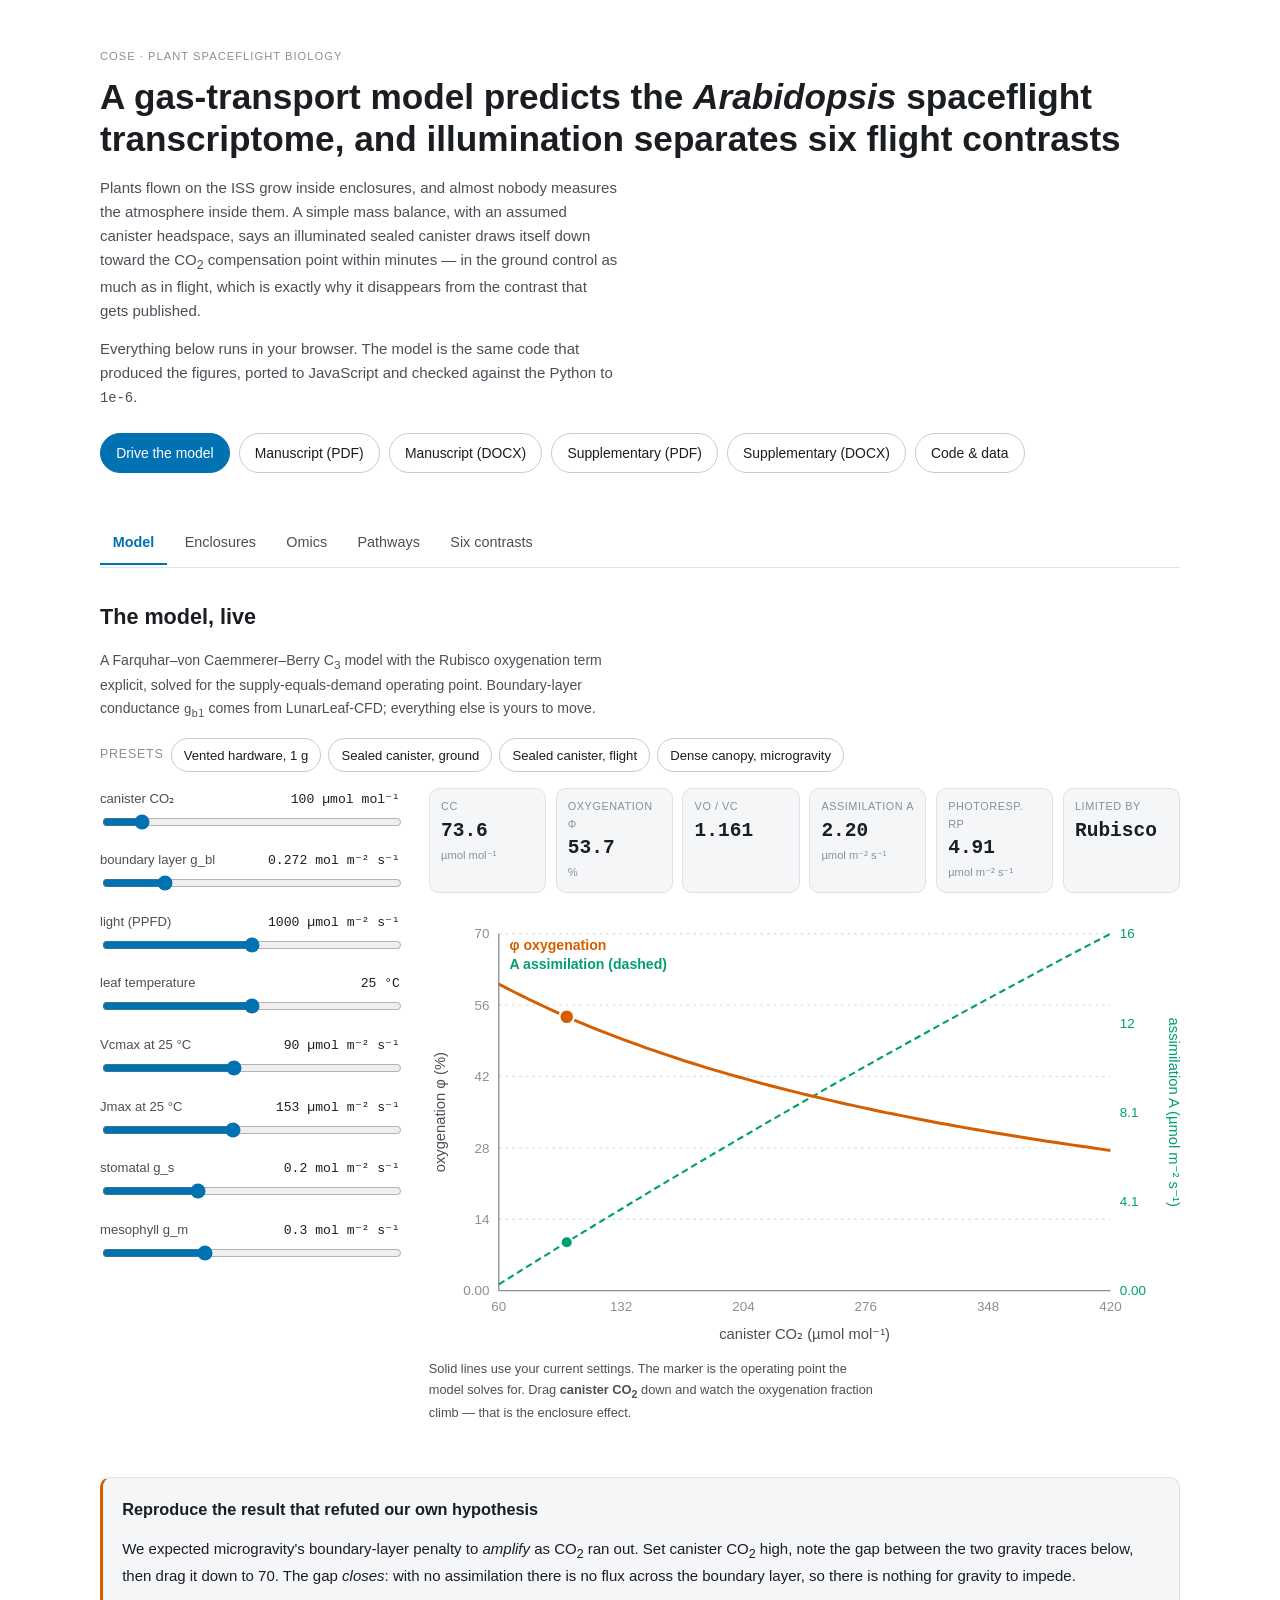
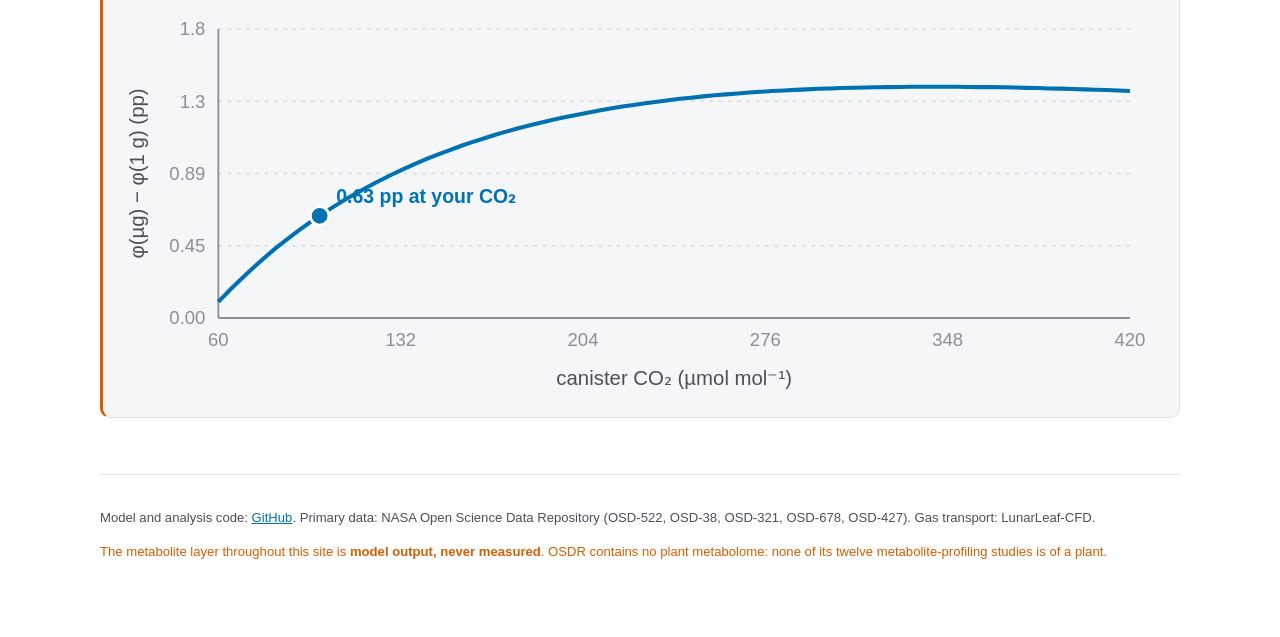
<file: docs/index.html>
<!DOCTYPE html>
<html lang="en">
<head>
<meta charset="utf-8">
<meta name="viewport" content="width=device-width, initial-scale=1">
<title>Gas transport predicts the spaceflight transcriptome — interactive model &amp; data</title>
<meta name="description" content="An interactive Farquhar–von Caemmerer–Berry model coupled to
spaceflight growth-hardware gas transport, with the OSDR omics that test it.">
<link rel="stylesheet" href="assets/site.css">
<link rel="stylesheet" href="https://dr-richard-barker.github.io/Plant_response_to_radiation/cose/cose-chrome.css">
<link rel="stylesheet" href="https://dr-richard-barker.github.io/Plant_response_to_radiation/cose/cose-map.css">
</head>
<body data-site-id="Photorespiration_multiomics_microgravity"
      data-cose-doc="off"
      data-brand-logo="https://dr-richard-barker.github.io/Plant_response_to_radiation/cose/cose-logo.png">

<header class="hero">
  <p class="eyebrow">CoSE · plant spaceflight biology</p>
  <h1>A gas-transport model predicts the <em>Arabidopsis</em> spaceflight
      transcriptome, and illumination separates six flight contrasts</h1>
  <p class="lede">
    Plants flown on the ISS grow inside enclosures, and almost nobody measures the atmosphere
    inside them. A simple mass balance, with an assumed canister headspace, says an
    illuminated sealed canister draws itself down toward the CO<sub>2</sub> compensation point
    within minutes — in the ground
    control as much as in flight, which is exactly why it disappears from the contrast that
    gets published.
  </p>
  <p class="lede">
    Everything below runs in your browser. The model is the same code that produced the
    figures, ported to JavaScript and checked against the Python to
    <span class="mono">1e-6</span>.
  </p>
  <div class="btns">
    <a class="btn primary" href="#model">Drive the model</a>
    <a class="btn" href="Photorespiration_multiomics_microgravity.pdf">Manuscript (PDF)</a>
    <a class="btn" href="Photorespiration_multiomics_microgravity.docx">Manuscript (DOCX)</a>
    <a class="btn" href="Photorespiration_multiomics_microgravity_SI.pdf">Supplementary (PDF)</a>
    <a class="btn" href="Photorespiration_multiomics_microgravity_SI.docx">Supplementary (DOCX)</a>
    <a class="btn" href="https://github.com/dr-richard-barker/Photorespiration_multiomics_microgravity">Code &amp; data</a>
  </div>
</header>

<nav class="tabs" id="tabs" role="tablist">
  <button role="tab" data-tab="model" class="on">Model</button>
  <button role="tab" data-tab="enclosure">Enclosures</button>
  <button role="tab" data-tab="omics">Omics</button>
  <button role="tab" data-tab="pathways">Pathways</button>
  <button role="tab" data-tab="ladder">Six contrasts</button>
</nav>

<!-- ────────────────────────────────────────────────────────── MODEL -->
<section id="model" class="panel on" role="tabpanel">
  <h2>The model, live</h2>
  <p class="note">
    A Farquhar–von Caemmerer–Berry C<sub>3</sub> model with the Rubisco oxygenation term
    explicit, solved for the supply-equals-demand operating point. Boundary-layer conductance
    <span class="mono">g<sub>bl</sub></span> comes from LunarLeaf-CFD; everything else is
    yours to move.
  </p>

  <div class="preset-row">
    <span class="preset-label">Presets</span>
    <button class="chip" data-preset="vented">Vented hardware, 1 g</button>
    <button class="chip" data-preset="sealed-ground">Sealed canister, ground</button>
    <button class="chip" data-preset="sealed-flight">Sealed canister, flight</button>
    <button class="chip" data-preset="canopy-ug">Dense canopy, microgravity</button>
  </div>

  <div class="split">
    <div class="controls" id="controls"></div>
    <div class="readouts">
      <div class="cards" id="readout"></div>
      <figure>
        <svg id="curve" viewBox="0 0 560 320" role="img"
             aria-label="Oxygenation fraction and assimilation against canister CO2"></svg>
        <figcaption>
          Solid lines use your current settings. The marker is the operating point the model
          solves for. Drag <strong>canister CO<sub>2</sub></strong> down and watch the
          oxygenation fraction climb — that is the enclosure effect.
        </figcaption>
      </figure>
    </div>
  </div>

  <div class="callout">
    <h3>Reproduce the result that refuted our own hypothesis</h3>
    <p>
      We expected microgravity's boundary-layer penalty to <em>amplify</em> as CO<sub>2</sub>
      ran out. Set canister CO<sub>2</sub> high, note the gap between the two gravity traces
      below, then drag it down to 70. The gap <em>closes</em>: with no assimilation there is
      no flux across the boundary layer, so there is nothing for gravity to impede.
    </p>
    <svg id="gap" viewBox="0 0 560 210" role="img"
         aria-label="Difference in oxygenation fraction between microgravity and 1 g"></svg>
  </div>
</section>

<!-- ──────────────────────────────────────────────────── ENCLOSURES -->
<section id="enclosure" class="panel" role="tabpanel">
  <h2>What each enclosure does to the air</h2>
  <p class="note">
    From LunarLeaf-CFD, a validated lattice-Boltzmann solver. All runs are in microgravity, so
    the differences here are hardware, not gravity.
  </p>
  <div class="preset-row">
    <span class="preset-label">Measured at</span>
    <button class="chip" data-encl="surface">the leaf surface</button>
    <button class="chip" data-encl="enclosure">the enclosure mean</button>
  </div>
  <figure>
    <svg id="encl" viewBox="0 0 620 320" role="img"
         aria-label="CO2 over time by hardware"></svg>
    <figcaption id="enclcap"></figcaption>
  </figure>
  <div id="retention" class="cards wide"></div>
  <p class="note">
    The seven-minute drawdown in a lit BRIC canister is a mass balance between photosynthetic
    uptake and enclosure volume, with an assumed 30 mL headspace; it comes from a
    zero-dimensional model in LunarLeaf-CFD, not from the lattice-Boltzmann runs above. It is therefore essentially gravity-independent — it happens
    in the ground control too, and cancels out of flight-versus-ground.
  </p>
</section>

<!-- ───────────────────────────────────────────────────────── OMICS -->
<section id="omics" class="panel" role="tabpanel">
  <h2>What OSD-522 measured</h2>
  <div class="preset-row">
    <span class="preset-label">Layer</span>
    <button class="chip on" data-layer="transcriptome">Transcriptome</button>
    <button class="chip" data-layer="proteome">Proteome</button>
    <span class="preset-label" style="margin-left:1rem">Highlight a gene set</span>
    <select id="setpick"></select>
    <input id="genesearch" type="search" placeholder="find a gene, e.g. AT1G11260" size="24">
  </div>
  <figure>
    <svg id="volcano" viewBox="0 0 620 400" role="img" aria-label="Volcano plot"></svg>
    <figcaption id="volcap"></figcaption>
  </figure>
  <p class="note">
    Non-significant points are subsampled so the page stays quick — but every member of every
    gene set and pathway is forced into the plot regardless of significance, so highlighting
    always shows the whole set. A feature can still be measured without being plottable: a
    volcano needs a y-value, and DESeq2's independent filtering leaves some transcripts with
    a fold change but no adjusted <em>p</em>. The caption says when that happens.
  </p>

  <h3>Gene-set response across the six flight contrasts</h3>
  <p class="note">
    Median shift against all other genes, per set, per study. Blue is down in flight, red is
    up, white is no change. <strong>Click any row to highlight that set in the volcano
    above.</strong> Hover a cell for n, shift and <em>p</em>.
  </p>
  <figure>
    <div class="chartscroll">
      <svg id="heatmap" viewBox="0 0 620 300" role="img"
           aria-label="Gene set by study heatmap of median shift"></svg>
    </div>
    <figcaption>
      Columns are grouped illuminated first, then dark, as in Figure 7d. Values come from
      <span class="mono">results/tables/T11_hardware_ladder.tsv</span>.
    </figcaption>
  </figure>

  <h3>Where the loci go: transcript &rarr; protein &rarr; pathway</h3>
  <div class="preset-row">
    <span class="preset-label">Show</span>
    <select id="sankeyN"></select>
    <label class="inline-check">
      <input id="sankeyBroad" type="checkbox"> include whole-ontology MapMan maps
    </label>
    <span class="note" style="margin:0">ribbon width = number of loci</span>
  </div>
  <figure>
    <div class="chartscroll">
      <svg id="sankey" viewBox="0 0 620 340" role="img"
           aria-label="Sankey of transcript bin to protein bin to pathway"></svg>
    </div>
    <figcaption id="sankeycap"></figcaption>
  </figure>
</section>

<!-- ────────────────────────────────────────────────────── PATHWAYS -->
<section id="pathways" class="panel" role="tabpanel">
  <h2>Pathway integration</h2>
  <p class="note">
    PaintOmics, organism <span class="mono">ath</span>, KEGG + MapMan, all three layers.
    Of 232 pathways, 32 reach combined <em>p</em> &lt; 0.05 — and glyoxylate and dicarboxylate
    metabolism, the photorespiration map, ranks <strong>214th of 232</strong>, in the bottom
    8 %, the least enriched of any pathway the model made a claim about.
  </p>
  <input id="pathfilter" type="search" placeholder="filter pathways…" size="30">
  <div class="tablewrap"><table id="pathtable"></table></div>
  <h3>Metabolite hubs</h3>
  <p class="note">
    The least circular result available: the compounds are predicted, but the differentially
    expressed genes counted around them are measured.
  </p>
  <div class="tablewrap"><table id="hubtable"></table></div>
</section>

<!-- ───────────────────────────────────────────────────────── LADDER -->
<section id="ladder" class="panel" role="tabpanel">
  <h2>Six contrasts from five studies, and the axis that separates them</h2>
  <p class="note">
    The model predicted an ordering across enclosure types. Illumination separated the six
    contrasts completely on starvation over photosynthesis, though not on every contrast; the
    enclosure gradient did not hold. Both are shown.
  </p>
  <div class="preset-row">
    <span class="preset-label">Contrast</span>
    <span id="ladderpick"></span>
  </div>
  <figure>
    <div class="chartscroll">
      <svg id="ladderfig" viewBox="0 0 620 300" role="img"
           aria-label="Set-vs-set separation by study"></svg>
    </div>
    <figcaption id="laddercap"></figcaption>
  </figure>
  <h3>Which studies, and which were left out</h3>
  <div class="tablewrap"><table id="studytable"></table></div>
</section>

<footer>
  <p>
    Model and analysis code:
    <a href="https://github.com/dr-richard-barker/Photorespiration_multiomics_microgravity">GitHub</a>.
    Primary data: NASA Open Science Data Repository (OSD-522, OSD-38, OSD-321, OSD-678,
    OSD-427). Gas transport: LunarLeaf-CFD.
  </p>
  <p class="warn">
    The metabolite layer throughout this site is <strong>model output, never measured</strong>.
    OSDR contains no plant metabolome: none of its twelve metabolite-profiling studies is of a plant.
  </p>
</footer>

<script type="module" src="app/app.js"></script>
<script src="https://dr-richard-barker.github.io/Plant_response_to_radiation/cose/sites.js"></script>
<script src="https://dr-richard-barker.github.io/Plant_response_to_radiation/cose/theme.js"></script>
  <script defer src="https://visitor-analytics.astrobotany.workers.dev/a.js"></script>
</body>
</html>
</file>
<file: docs/assets/site.css>
/* Palette matches scripts/figures/style.py (Okabe-Ito), so the site and the figures read as
   one piece of work. Tokens are named the way the shared CoSE kit expects, so cose-map.css
   can retint them for light and dark without this file knowing about it. */
:root {
  --bg: #ffffff;
  --bg-2: #f5f6f8;
  --panel: #ffffff;
  --ink: #1a1d21;
  --ink-soft: #4a5058;
  --ink-faint: #8a8f98;
  --line: #dfe2e6;
  --edge: #c8ccd2;
  --accent: #0072b2;
  --vermilion: #d55e00;
  --orange: #e69f00;
  --green: #009e73;
  --sky: #56b4e9;
  --purple: #cc79a7;
  --radius: 10px;
  --maxw: 1080px;
}

@media (prefers-color-scheme: dark) {
  :root {
    --bg: #14171a; --bg-2: #1b1f23; --panel: #1b1f23;
    --ink: #e8eaed; --ink-soft: #b6bcc4; --ink-faint: #868d96;
    --line: #2c3238; --edge: #3a424a;
  }
}

* { box-sizing: border-box; }

body {
  margin: 0;
  padding: 0 1.25rem 4rem;
  background: var(--bg);
  color: var(--ink);
  font: 15px/1.6 -apple-system, BlinkMacSystemFont, "Segoe UI", Helvetica, Arial, sans-serif;
  -webkit-font-smoothing: antialiased;
}

.hero, .panel, nav.tabs, footer { max-width: var(--maxw); margin: 0 auto; }

.hero { padding: 3rem 0 1.5rem; }
.eyebrow {
  text-transform: uppercase; letter-spacing: .09em; font-size: .7rem;
  color: var(--ink-faint); margin: 0 0 .6rem;
}
h1 { font-size: clamp(1.5rem, 3.4vw, 2.2rem); line-height: 1.2; margin: 0 0 1rem; }
h2 { font-size: 1.35rem; margin: 0 0 .5rem; }
h3 { font-size: 1.02rem; margin: 1.8rem 0 .4rem; }
.lede { color: var(--ink-soft); max-width: 62ch; margin: 0 0 .9rem; }
.note { color: var(--ink-soft); font-size: .88rem; max-width: 68ch; }
.mono { font-family: ui-monospace, SFMono-Regular, Menlo, monospace; font-size: .92em; }

.btns { display: flex; flex-wrap: wrap; gap: .55rem; margin-top: 1.4rem; }
.btn {
  display: inline-block; padding: .5rem .95rem; border-radius: 999px;
  border: 1px solid var(--edge); color: var(--ink); text-decoration: none; font-size: .87rem;
}
.btn:hover { border-color: var(--accent); color: var(--accent); }
.btn.primary { background: var(--accent); border-color: var(--accent); color: #fff; }
.btn.primary:hover { filter: brightness(1.1); color: #fff; }

nav.tabs {
  display: flex; gap: .3rem; flex-wrap: wrap;
  border-bottom: 1px solid var(--line); margin: 1.6rem auto .4rem; padding-bottom: .1rem;
}
nav.tabs button {
  background: none; border: 0; border-bottom: 2px solid transparent;
  padding: .55rem .8rem; font: inherit; font-size: .9rem;
  color: var(--ink-soft); cursor: pointer;
}
nav.tabs button:hover { color: var(--ink); }
nav.tabs button.on { color: var(--accent); border-bottom-color: var(--accent); font-weight: 600; }

.panel { display: none; padding: 1.6rem 0 0; }
.panel.on { display: block; }

.preset-row { display: flex; align-items: center; gap: .45rem; flex-wrap: wrap; margin: 1rem 0; }
.preset-label { font-size: .78rem; color: var(--ink-faint); text-transform: uppercase;
                letter-spacing: .06em; }
.chip {
  border: 1px solid var(--edge); background: var(--panel); color: var(--ink);
  border-radius: 999px; padding: .32rem .75rem; font: inherit; font-size: .82rem;
  cursor: pointer;
}
.chip:hover { border-color: var(--accent); }
.chip.on { background: var(--accent); border-color: var(--accent); color: #fff; }

select, input[type=search] {
  border: 1px solid var(--edge); background: var(--panel); color: var(--ink);
  border-radius: 7px; padding: .34rem .55rem; font: inherit; font-size: .85rem;
}

.split { display: grid; grid-template-columns: minmax(230px, 300px) 1fr; gap: 1.8rem; }
@media (max-width: 820px) { .split { grid-template-columns: 1fr; } }

.controls label { display: block; margin: 0 0 .85rem; font-size: .82rem; }
.controls .row { display: flex; justify-content: space-between; align-items: baseline; }
.controls .name { color: var(--ink-soft); }
.controls .val { font-family: ui-monospace, SFMono-Regular, Menlo, monospace;
                 font-size: .82rem; color: var(--ink); }
.controls input[type=range] { width: 100%; margin-top: .25rem; accent-color: var(--accent); }

.cards { display: grid; grid-template-columns: repeat(auto-fit, minmax(112px, 1fr)); gap: .6rem; }
.cards.wide { grid-template-columns: repeat(auto-fit, minmax(150px, 1fr)); margin-top: 1.2rem; }
.card {
  background: var(--bg-2); border: 1px solid var(--line); border-radius: var(--radius);
  padding: .6rem .7rem;
}
.card .k { font-size: .68rem; text-transform: uppercase; letter-spacing: .05em;
           color: var(--ink-faint); }
.card .v { font-size: 1.22rem; font-weight: 650;
           font-family: ui-monospace, SFMono-Regular, Menlo, monospace; }
.card .u { font-size: .7rem; color: var(--ink-faint); }

figure { margin: 1.4rem 0; }
figcaption { font-size: .8rem; color: var(--ink-soft); margin-top: .5rem; max-width: 64ch; }
svg { width: 100%; height: auto; overflow: visible; }

.callout {
  margin: 2rem 0 0; padding: 1.1rem 1.2rem;
  background: var(--bg-2); border: 1px solid var(--line);
  border-left: 3px solid var(--vermilion); border-radius: var(--radius);
}
.callout h3 { margin-top: 0; }

.tablewrap { overflow-x: auto; margin: .8rem 0 1.4rem; }
table { border-collapse: collapse; width: 100%; font-size: .82rem; }
th, td { text-align: left; padding: .38rem .6rem; border-bottom: 1px solid var(--line);
         vertical-align: top; }
th { color: var(--ink-faint); font-weight: 600; font-size: .72rem;
     text-transform: uppercase; letter-spacing: .04em; cursor: pointer; white-space: nowrap; }
th:hover { color: var(--accent); }
td.num { font-family: ui-monospace, SFMono-Regular, Menlo, monospace; text-align: right;
         white-space: nowrap; }
tr.excluded td { color: var(--ink-faint); }
.tag { display: inline-block; padding: .05rem .4rem; border-radius: 4px; font-size: .72rem;
       font-weight: 600; }
.tag.sig { background: rgba(213,94,0,.14); color: var(--vermilion); }
.tag.no  { background: rgba(138,143,152,.16); color: var(--ink-faint); }

footer {
  margin-top: 3.5rem; padding-top: 1.2rem; border-top: 1px solid var(--line);
  font-size: .82rem; color: var(--ink-soft);
}
footer a { color: var(--accent); }
.warn { color: var(--vermilion); }

/* Shared tooltip for the heatmap and Sankey. Positioned in page coordinates so it is not
   clipped by the SVG viewBox. */
.tooltip {
  position: absolute; display: none; z-index: 50; pointer-events: none;
  background: var(--panel); color: var(--ink);
  border: 1px solid var(--edge); border-radius: 7px;
  padding: .4rem .55rem; font-size: .76rem; line-height: 1.45;
  box-shadow: 0 6px 22px rgba(0, 0, 0, .18); max-width: 280px;
}

/* A heatmap row is a control, so it has to look like one. */
.hm-row:hover rect { stroke: var(--accent); stroke-width: 1.2; }
.hm-row:hover text { fill: var(--accent); font-weight: 600; }

#sankey path { transition: fill-opacity .12s ease; }

/* The Sankey's broad-map toggle sits in the same row as its pathway-count select. */
.inline-check { display: inline-flex; align-items: center; gap: .35rem;
                font-size: .82rem; color: var(--ink-soft); cursor: pointer; }
.inline-check input { accent-color: var(--accent); margin: 0; }

/* The heatmap and Sankey carry dense row labels. Letting `svg { width: 100% }` shrink them
   to a phone width renders that text at about 4.6 px, so below the layout's own breakpoint
   they keep a legible size and scroll sideways inside the figure instead. The page itself
   must never scroll horizontally. */
.chartscroll { overflow-x: auto; overflow-y: hidden; }
.chartscroll svg { min-width: 560px; }

/* The ladder's contrast chips are injected into a span, which must not collapse the row. */
#ladderpick { display: contents; }
</file>
